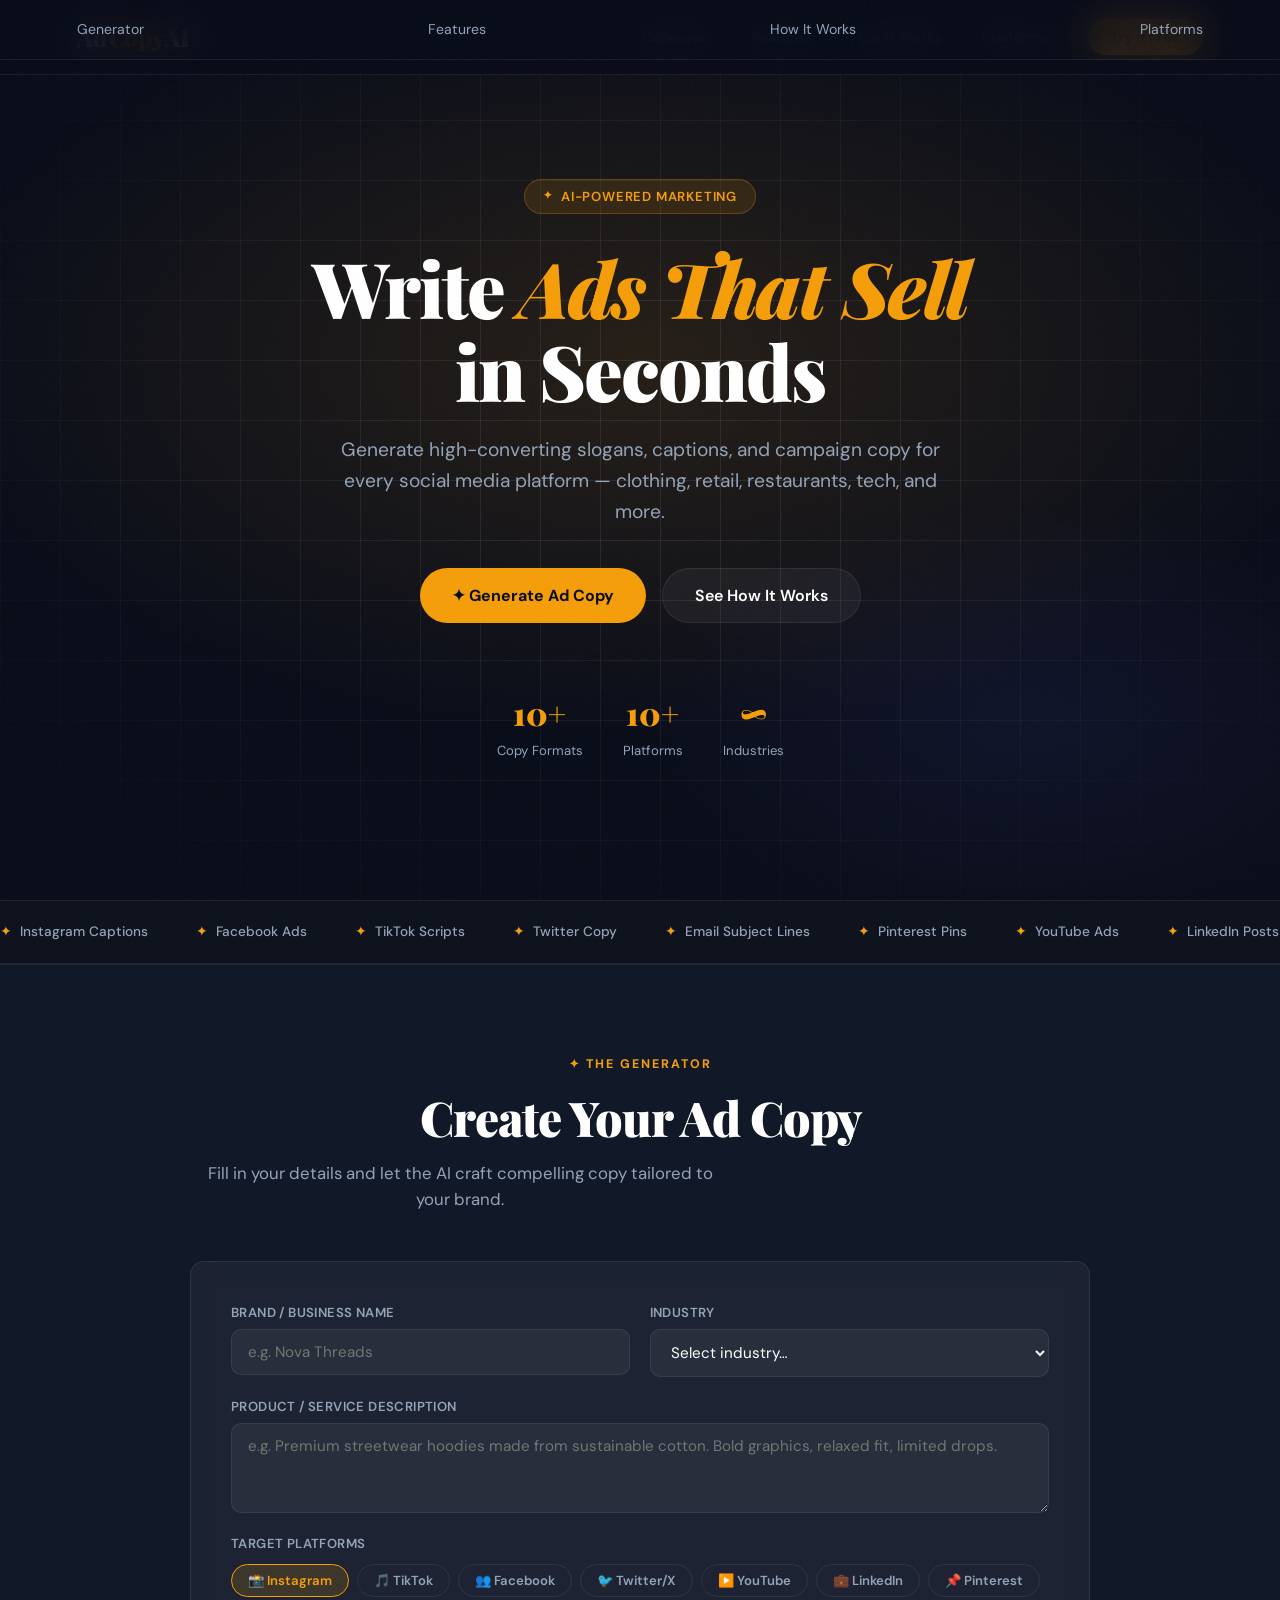
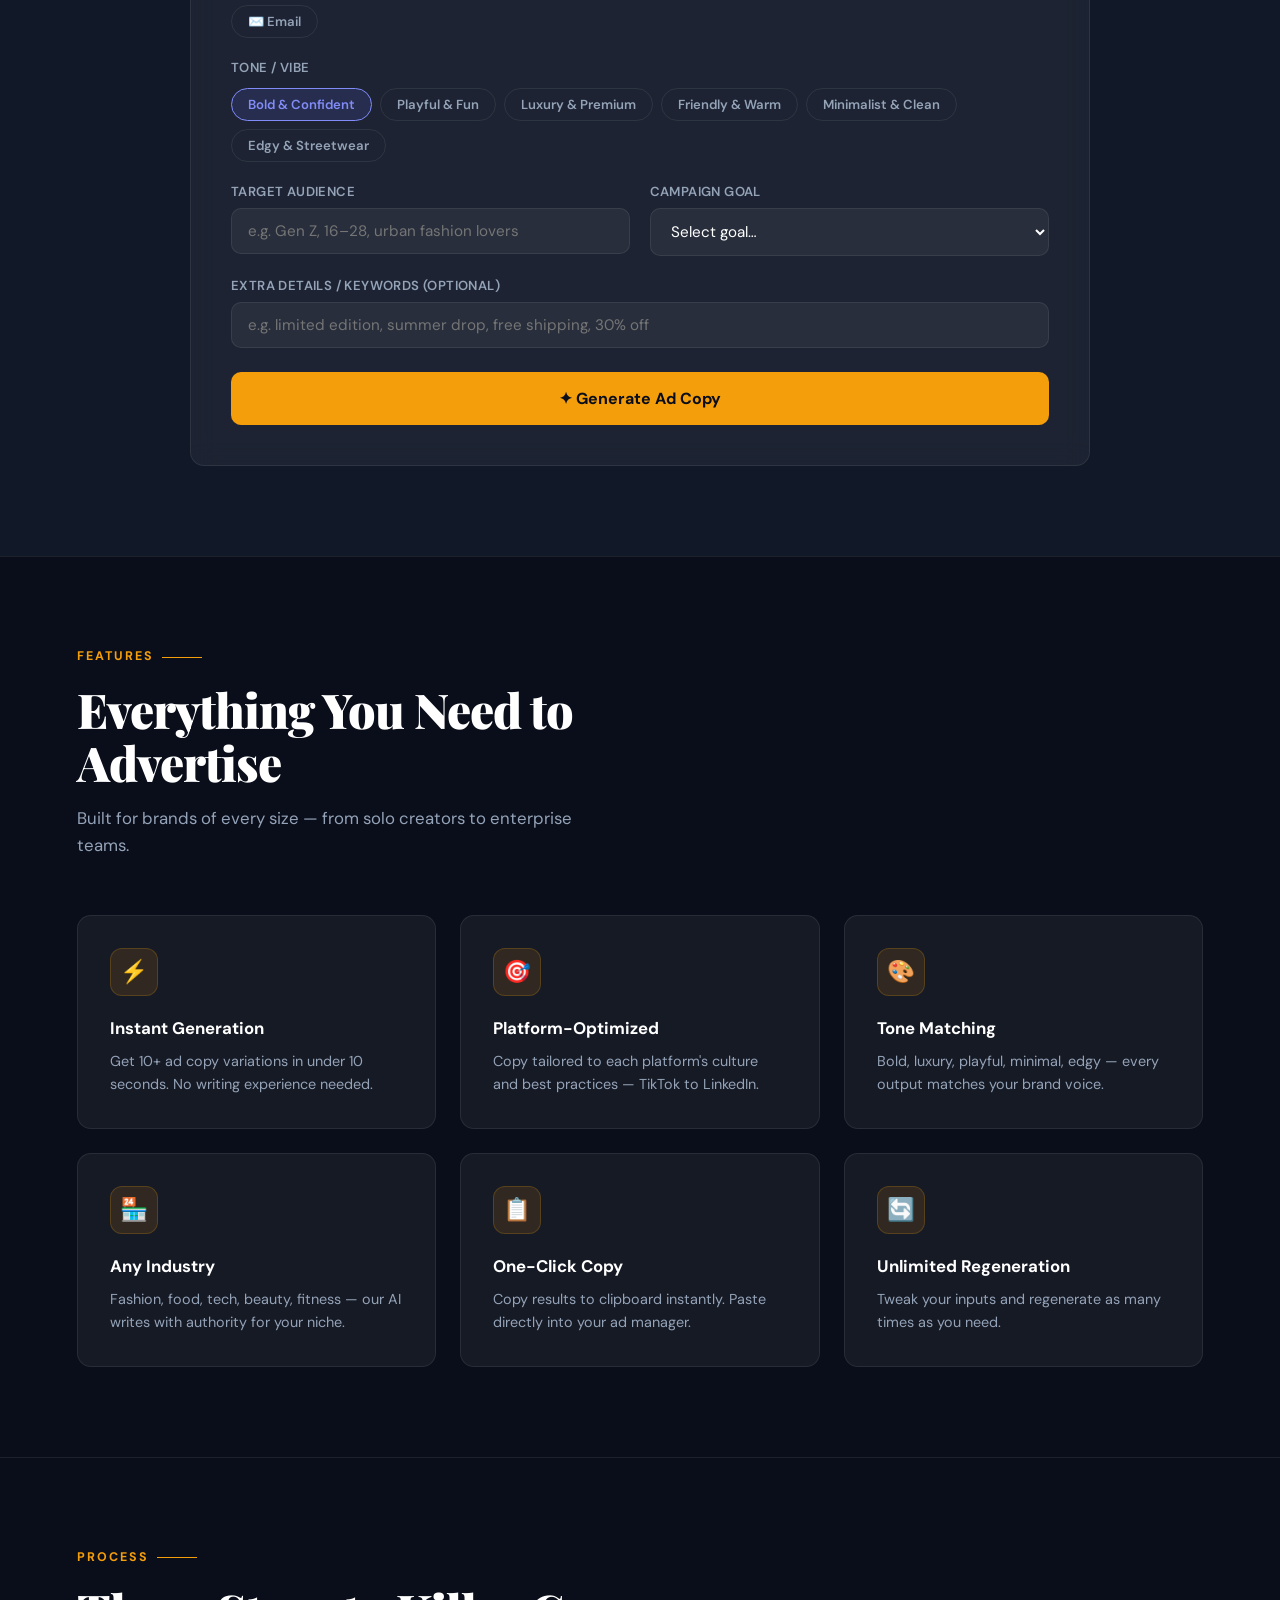
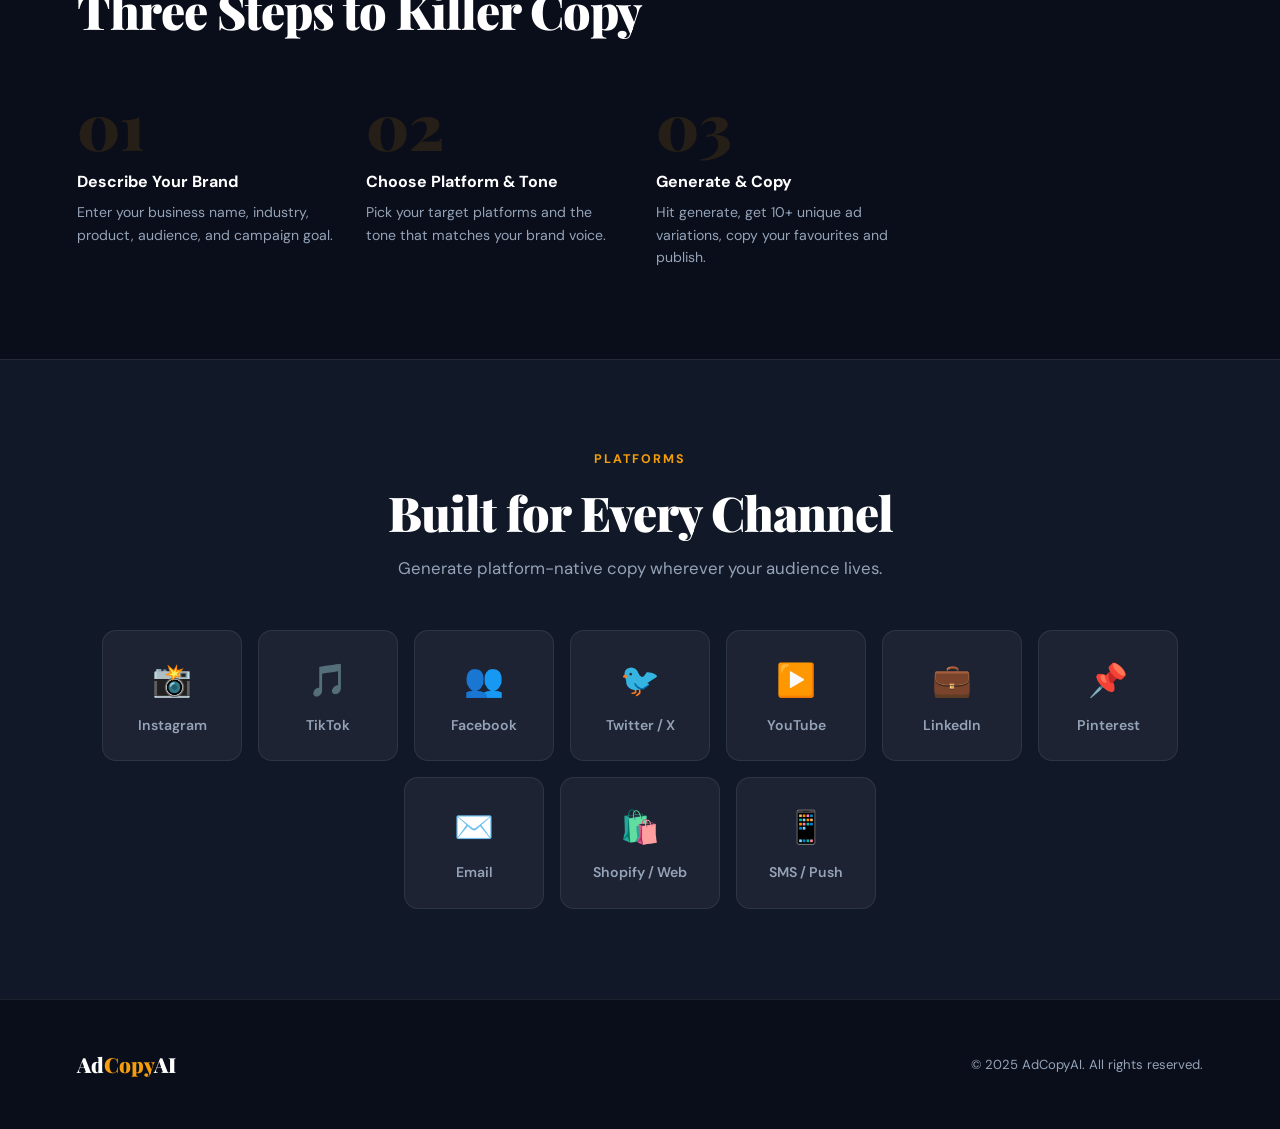
<file: index.html>
<!DOCTYPE html>
<html lang="en">
<head>
  <meta charset="UTF-8" />
  <meta name="viewport" content="width=device-width, initial-scale=1.0" />
  <title>AdCopyAI — AI-Powered Ad Copy for Every Brand</title>
  <meta name="description" content="AdCopyAI generates high-converting ad slogans, captions, and campaign copy for every social media platform." />
  <meta property="og:title" content="AdCopyAI — AI-Powered Ad Copy" />
  <meta property="og:type" content="website" />
  <link rel="preconnect" href="https://fonts.googleapis.com" />
  <link rel="preconnect" href="https://fonts.gstatic.com" crossorigin />
  <link href="https://fonts.googleapis.com/css2?family=Playfair+Display:wght@700;900&family=DM+Sans:wght@300;400;500;600&display=swap" rel="stylesheet" />

  <style>
    :root {
      --navy:   #0a0e1a;
      --navy2:  #111827;
      --amber:  #f59e0b;
      --amber2: #fbbf24;
      --slate:  #94a3b8;
      --white:  #ffffff;
      --glass:  rgba(255,255,255,0.05);
      --border: rgba(255,255,255,0.08);
      --radius: 14px;
    }
    *, *::before, *::after { box-sizing: border-box; margin: 0; padding: 0; }
    html { scroll-behavior: smooth; }
    body { font-family: 'DM Sans', sans-serif; background: var(--navy); color: var(--white); overflow-x: hidden; line-height: 1.6; }
    body::before { content: ''; position: fixed; inset: 0; background-image: url("data:image/svg+xml,%3Csvg viewBox='0 0 256 256' xmlns='http://www.w3.org/2000/svg'%3E%3Cfilter id='noise'%3E%3CfeTurbulence type='fractalNoise' baseFrequency='0.9' numOctaves='4' stitchTiles='stitch'/%3E%3C/filter%3E%3Crect width='100%25' height='100%25' filter='url(%23noise)' opacity='0.04'/%3E%3C/svg%3E"); pointer-events: none; z-index: 9999; opacity: 0.35; }
    ::-webkit-scrollbar { width: 6px; }
    ::-webkit-scrollbar-track { background: var(--navy); }
    ::-webkit-scrollbar-thumb { background: var(--amber); border-radius: 3px; }

    nav { position: fixed; top: 0; left: 0; right: 0; z-index: 100; padding: 18px 6vw; display: flex; align-items: center; justify-content: space-between; background: rgba(10,14,26,0.85); backdrop-filter: blur(20px); border-bottom: 1px solid var(--border); }
    .nav-logo { font-family: 'Playfair Display', serif; font-size: 1.5rem; font-weight: 900; color: var(--white); text-decoration: none; letter-spacing: -0.5px; }
    .nav-logo span { color: var(--amber); }
    .nav-links { display: flex; gap: 2.5rem; list-style: none; align-items: center; }
    .nav-links a { color: var(--slate); text-decoration: none; font-size: 0.9rem; font-weight: 500; transition: color 0.2s; }
    .nav-links a:hover { color: var(--white); }
    .nav-cta { background: var(--amber) !important; color: var(--navy) !important; padding: 9px 22px; border-radius: 50px; font-weight: 700 !important; }
    .nav-cta:hover { transform: translateY(-1px); box-shadow: 0 8px 24px rgba(245,158,11,0.4) !important; }
    .hamburger { display: none; flex-direction: column; gap: 5px; cursor: pointer; background: none; border: none; padding: 4px; }
    .hamburger span { width: 24px; height: 2px; background: var(--white); border-radius: 2px; transition: all 0.3s; }
    .hamburger.open span:nth-child(1) { transform: translateY(7px) rotate(45deg); }
    .hamburger.open span:nth-child(2) { opacity: 0; }
    .hamburger.open span:nth-child(3) { transform: translateY(-7px) rotate(-45deg); }
    @media (max-width: 768px) {
      .hamburger { display: flex; }
      .nav-links { display: none; flex-direction: column; gap: 1rem; position: absolute; top: 100%; left: 0; right: 0; background: var(--navy2); border-bottom: 1px solid var(--border); padding: 1.5rem 6vw; align-items: flex-start; }
      .nav-links.open { display: flex; }
      .nav-links a { font-size: 1rem; color: var(--white); }
    }

    .hero { min-height: 100vh; display: flex; align-items: center; justify-content: center; text-align: center; padding: 120px 6vw 80px; position: relative; overflow: hidden; }
    .hero-bg { position: absolute; inset: 0; background: radial-gradient(ellipse 80% 60% at 50% 40%, rgba(245,158,11,0.12) 0%, transparent 70%), radial-gradient(ellipse 50% 40% at 80% 80%, rgba(99,102,241,0.08) 0%, transparent 60%); }
    .hero-grid { position: absolute; inset: 0; background-image: linear-gradient(var(--border) 1px, transparent 1px), linear-gradient(90deg, var(--border) 1px, transparent 1px); background-size: 60px 60px; mask-image: radial-gradient(ellipse 80% 80% at 50% 50%, black 20%, transparent 80%); }
    .hero-content { position: relative; z-index: 1; max-width: 860px; }
    .hero-badge { display: inline-flex; align-items: center; gap: 8px; background: rgba(245,158,11,0.12); border: 1px solid rgba(245,158,11,0.25); color: var(--amber); padding: 6px 18px; border-radius: 50px; font-size: 0.82rem; font-weight: 600; letter-spacing: 0.8px; text-transform: uppercase; margin-bottom: 2rem; animation: fadeUp 0.6s ease both; }
    .hero-badge::before { content: '✦'; font-size: 0.7rem; }
    h1 { font-family: 'Playfair Display', serif; font-size: clamp(2.8rem, 6vw, 5.2rem); font-weight: 900; line-height: 1.08; letter-spacing: -2px; margin-bottom: 1.5rem; animation: fadeUp 0.6s 0.1s ease both; }
    h1 em { font-style: italic; color: var(--amber); }
    .hero-sub { font-size: clamp(1rem, 2vw, 1.2rem); color: var(--slate); max-width: 600px; margin: 0 auto 2.5rem; animation: fadeUp 0.6s 0.2s ease both; }
    .hero-actions { display: flex; gap: 1rem; justify-content: center; flex-wrap: wrap; animation: fadeUp 0.6s 0.3s ease both; }
    .btn-primary { background: var(--amber); color: var(--navy); padding: 14px 32px; border-radius: 50px; font-size: 1rem; font-weight: 700; text-decoration: none; border: none; cursor: pointer; display: inline-flex; align-items: center; gap: 8px; transition: transform 0.2s, box-shadow 0.2s; }
    .btn-primary:hover { transform: translateY(-2px); box-shadow: 0 12px 32px rgba(245,158,11,0.4); }
    .btn-secondary { background: var(--glass); color: var(--white); padding: 14px 32px; border-radius: 50px; font-size: 1rem; font-weight: 600; text-decoration: none; border: 1px solid var(--border); cursor: pointer; display: inline-flex; align-items: center; gap: 8px; backdrop-filter: blur(10px); transition: all 0.2s; }
    .btn-secondary:hover { background: rgba(255,255,255,0.1); }
    .hero-stats { display: flex; gap: 2.5rem; justify-content: center; margin-top: 4rem; flex-wrap: wrap; animation: fadeUp 0.6s 0.4s ease both; }
    .stat-item { text-align: center; }
    .stat-num { font-family: 'Playfair Display', serif; font-size: 2rem; font-weight: 900; color: var(--amber); }
    .stat-label { font-size: 0.82rem; color: var(--slate); margin-top: 2px; }

    .marquee-section { padding: 20px 0; border-top: 1px solid var(--border); border-bottom: 1px solid var(--border); background: rgba(255,255,255,0.02); overflow: hidden; }
    .marquee-track { display: flex; gap: 3rem; animation: marquee 18s linear infinite; white-space: nowrap; }
    .marquee-item { display: flex; align-items: center; gap: 0.5rem; color: var(--slate); font-size: 0.85rem; font-weight: 500; }
    .marquee-dot { color: var(--amber); }

    section { padding: 90px 6vw; }
    .section-label { font-size: 0.78rem; font-weight: 700; letter-spacing: 2px; text-transform: uppercase; color: var(--amber); margin-bottom: 1rem; display: flex; align-items: center; gap: 8px; }
    .section-label::after { content: ''; flex: 1; max-width: 40px; height: 1px; background: var(--amber); }
    h2 { font-family: 'Playfair Display', serif; font-size: clamp(2rem, 4vw, 3rem); font-weight: 900; line-height: 1.1; letter-spacing: -1px; margin-bottom: 1rem; }
    .section-sub { color: var(--slate); font-size: 1.05rem; max-width: 540px; }
    label { font-size: 0.82rem; font-weight: 600; color: var(--slate); letter-spacing: 0.4px; text-transform: uppercase; }
    input, select, textarea { background: rgba(255,255,255,0.05); border: 1px solid var(--border); border-radius: 10px; color: var(--white); font-family: 'DM Sans', sans-serif; font-size: 0.95rem; padding: 12px 16px; outline: none; width: 100%; transition: border-color 0.2s, background 0.2s; }
    input:focus, select:focus, textarea:focus { border-color: var(--amber); background: rgba(245,158,11,0.06); }
    select option { background: var(--navy2); }
    textarea { resize: vertical; min-height: 90px; }

    #generator { background: var(--navy2); border-top: 1px solid var(--border); }
    .generator-wrap { max-width: 900px; margin: 0 auto; }
    .generator-header { text-align: center; margin-bottom: 3rem; }
    .generator-header .section-label { justify-content: center; }
    .generator-header .section-label::after { display: none; }
    .gen-form { background: var(--glass); border: 1px solid var(--border); border-radius: var(--radius); padding: 2.5rem; backdrop-filter: blur(12px); }
    .form-grid { display: grid; grid-template-columns: 1fr 1fr; gap: 1.2rem; }
    @media (max-width: 640px) { .form-grid { grid-template-columns: 1fr; } }
    .form-group { display: flex; flex-direction: column; gap: 6px; }
    .form-group.full { grid-column: 1 / -1; }
    .platform-grid { display: flex; flex-wrap: wrap; gap: 8px; margin-top: 4px; }
    .platform-pill { padding: 7px 16px; border-radius: 50px; border: 1px solid var(--border); background: transparent; color: var(--slate); font-size: 0.82rem; font-weight: 600; cursor: pointer; transition: all 0.2s; font-family: 'DM Sans', sans-serif; }
    .platform-pill.active, .platform-pill:hover { background: rgba(245,158,11,0.15); border-color: var(--amber); color: var(--amber); }
    .tone-grid { display: flex; flex-wrap: wrap; gap: 8px; margin-top: 4px; }
    .tone-pill { padding: 7px 16px; border-radius: 50px; border: 1px solid var(--border); background: transparent; color: var(--slate); font-size: 0.82rem; font-weight: 600; cursor: pointer; transition: all 0.2s; font-family: 'DM Sans', sans-serif; }
    .tone-pill.active, .tone-pill:hover { background: rgba(99,102,241,0.15); border-color: #818cf8; color: #818cf8; }
    .gen-submit { width: 100%; margin-top: 1.5rem; padding: 16px; background: var(--amber); color: var(--navy); border: none; border-radius: 10px; font-size: 1rem; font-weight: 700; cursor: pointer; font-family: 'DM Sans', sans-serif; display: flex; align-items: center; justify-content: center; gap: 10px; transition: all 0.2s; }
    .gen-submit:hover:not(:disabled) { background: var(--amber2); transform: translateY(-1px); box-shadow: 0 10px 28px rgba(245,158,11,0.35); }
    .gen-submit:disabled { opacity: 0.6; cursor: not-allowed; transform: none; }
    .spinner { width: 20px; height: 20px; border: 3px solid rgba(10,14,26,0.3); border-top-color: var(--navy); border-radius: 50%; animation: spin 0.7s linear infinite; }
    .error-box { background: rgba(239,68,68,0.1); border: 1px solid rgba(239,68,68,0.3); border-radius: 10px; padding: 1rem 1.2rem; color: #fca5a5; font-size: 0.9rem; margin-top: 1rem; }
    .results-section { margin-top: 2.5rem; }
    .results-section h3 { font-family: 'Playfair Display', serif; font-size: 1.4rem; margin-bottom: 1.2rem; }
    .results-grid { display: grid; grid-template-columns: repeat(auto-fill, minmax(260px, 1fr)); gap: 1rem; }
    .result-card { background: rgba(255,255,255,0.04); border: 1px solid var(--border); border-radius: var(--radius); padding: 1.4rem; position: relative; animation: fadeUp 0.4s ease both; transition: border-color 0.2s, transform 0.2s; }
    .result-card:hover { border-color: rgba(245,158,11,0.3); transform: translateY(-2px); }
    .result-type { font-size: 0.72rem; font-weight: 700; letter-spacing: 1px; text-transform: uppercase; color: var(--amber); margin-bottom: 0.6rem; display: flex; align-items: center; gap: 6px; }
    .result-type span { color: var(--slate); font-weight: 400; }
    .result-text { font-size: 0.95rem; line-height: 1.55; color: var(--white); }
    .copy-btn { position: absolute; top: 12px; right: 12px; background: rgba(255,255,255,0.08); border: 1px solid var(--border); border-radius: 6px; color: var(--slate); font-size: 0.75rem; font-weight: 600; padding: 4px 10px; cursor: pointer; font-family: 'DM Sans', sans-serif; transition: all 0.2s; }
    .copy-btn:hover { background: rgba(245,158,11,0.15); color: var(--amber); border-color: var(--amber); }

    #features { border-top: 1px solid var(--border); }
    .features-header { max-width: 500px; margin-bottom: 3.5rem; }
    .features-grid { display: grid; grid-template-columns: repeat(auto-fill, minmax(280px, 1fr)); gap: 1.5rem; }
    .feature-card { background: var(--glass); border: 1px solid var(--border); border-radius: var(--radius); padding: 2rem; transition: border-color 0.25s, transform 0.25s; }
    .feature-card:hover { border-color: rgba(245,158,11,0.3); transform: translateY(-4px); }
    .feature-icon { width: 48px; height: 48px; background: rgba(245,158,11,0.12); border: 1px solid rgba(245,158,11,0.2); border-radius: 12px; display: flex; align-items: center; justify-content: center; font-size: 1.4rem; margin-bottom: 1.2rem; }
    .feature-card h3 { font-size: 1.05rem; font-weight: 700; margin-bottom: 0.5rem; }
    .feature-card p { font-size: 0.9rem; color: var(--slate); line-height: 1.6; }

    #how { border-top: 1px solid var(--border); }
    .how-grid { display: grid; grid-template-columns: repeat(auto-fill, minmax(220px, 1fr)); gap: 2rem; margin-top: 3.5rem; }
    .step-num { font-family: 'Playfair Display', serif; font-size: 4rem; font-weight: 900; color: rgba(245,158,11,0.12); line-height: 1; margin-bottom: 0.8rem; }
    .how-step h3 { font-size: 1rem; font-weight: 700; margin-bottom: 0.4rem; }
    .how-step p { font-size: 0.88rem; color: var(--slate); line-height: 1.6; }

    #platforms { background: var(--navy2); border-top: 1px solid var(--border); text-align: center; }
    #platforms .section-label { justify-content: center; }
    #platforms .section-label::after { display: none; }
    #platforms .section-sub { margin: 0 auto; }
    .platform-cards { display: flex; flex-wrap: wrap; justify-content: center; gap: 1rem; margin-top: 3rem; }
    .plat-card { background: var(--glass); border: 1px solid var(--border); border-radius: var(--radius); padding: 1.5rem 2rem; display: flex; flex-direction: column; align-items: center; gap: 0.5rem; min-width: 140px; transition: all 0.2s; }
    .plat-card:hover { border-color: rgba(245,158,11,0.4); transform: translateY(-3px); }
    .plat-icon { font-size: 2rem; }
    .plat-name { font-size: 0.88rem; font-weight: 600; color: var(--slate); }

    footer { border-top: 1px solid var(--border); padding: 3rem 6vw; display: flex; align-items: center; justify-content: space-between; flex-wrap: wrap; gap: 1.5rem; }
    .footer-logo { font-family: 'Playfair Display', serif; font-size: 1.3rem; font-weight: 900; text-decoration: none; color: var(--white); }
    .footer-logo span { color: var(--amber); }
    .footer-links { display: flex; gap: 2rem; flex-wrap: wrap; }
    .footer-links a { color: var(--slate); text-decoration: none; font-size: 0.88rem; transition: color 0.2s; }
    .footer-links a:hover { color: var(--white); }
    .footer-copy { color: var(--slate); font-size: 0.82rem; }

    @keyframes fadeUp { from { opacity: 0; transform: translateY(20px); } to { opacity: 1; transform: translateY(0); } }
    @keyframes marquee { 0% { transform: translateX(0); } 100% { transform: translateX(-50%); } }
    @keyframes spin { to { transform: rotate(360deg); } }
    .fade-in { opacity: 0; transform: translateY(24px); transition: opacity 0.6s ease, transform 0.6s ease; }
    .fade-in.visible { opacity: 1; transform: translateY(0); }
  </style>
</head>
<body>

  <nav role="navigation" aria-label="Main navigation">
    <a href="#" class="nav-logo">Ad<span>Copy</span>AI</a>
    <button class="hamburger" id="hamburger" aria-label="Toggle menu"><span></span><span></span><span></span></button>
    <ul class="nav-links" id="nav-links">
      <li><a href="#generator">Generator</a></li>
      <li><a href="#features">Features</a></li>
      <li><a href="#how">How It Works</a></li>
      <li><a href="#platforms">Platforms</a></li>
      <li><a href="#generator" class="nav-cta">Try It Free</a></li>
    </ul>
  </nav>

  <main>
    <section class="hero" aria-label="Hero">
      <div class="hero-bg" aria-hidden="true"></div>
      <div class="hero-grid" aria-hidden="true"></div>
      <div class="hero-content">
        <div class="hero-badge">AI-Powered Marketing</div>
        <h1>Write <em>Ads That Sell</em><br>in Seconds</h1>
        <p class="hero-sub">Generate high-converting slogans, captions, and campaign copy for every social media platform — clothing, retail, restaurants, tech, and more.</p>
        <div class="hero-actions">
          <a href="#generator" class="btn-primary">✦ Generate Ad Copy</a>
          <a href="#how" class="btn-secondary">See How It Works</a>
        </div>
        <div class="hero-stats">
          <div class="stat-item"><div class="stat-num">10+</div><div class="stat-label">Copy Formats</div></div>
          <div class="stat-item"><div class="stat-num">10+</div><div class="stat-label">Platforms</div></div>
          <div class="stat-item"><div class="stat-num">∞</div><div class="stat-label">Industries</div></div>
        </div>
      </div>
    </section>

    <div class="marquee-section" aria-hidden="true">
      <div class="marquee-track">
        <span class="marquee-item"><span class="marquee-dot">✦</span> Instagram Captions</span>
        <span class="marquee-item"><span class="marquee-dot">✦</span> Facebook Ads</span>
        <span class="marquee-item"><span class="marquee-dot">✦</span> TikTok Scripts</span>
        <span class="marquee-item"><span class="marquee-dot">✦</span> Twitter Copy</span>
        <span class="marquee-item"><span class="marquee-dot">✦</span> Email Subject Lines</span>
        <span class="marquee-item"><span class="marquee-dot">✦</span> Pinterest Pins</span>
        <span class="marquee-item"><span class="marquee-dot">✦</span> YouTube Ads</span>
        <span class="marquee-item"><span class="marquee-dot">✦</span> LinkedIn Posts</span>
        <span class="marquee-item"><span class="marquee-dot">✦</span> Ad Slogans</span>
        <span class="marquee-item"><span class="marquee-dot">✦</span> Product Headlines</span>
        <span class="marquee-item"><span class="marquee-dot">✦</span> Instagram Captions</span>
        <span class="marquee-item"><span class="marquee-dot">✦</span> Facebook Ads</span>
        <span class="marquee-item"><span class="marquee-dot">✦</span> TikTok Scripts</span>
        <span class="marquee-item"><span class="marquee-dot">✦</span> Twitter Copy</span>
        <span class="marquee-item"><span class="marquee-dot">✦</span> Email Subject Lines</span>
        <span class="marquee-item"><span class="marquee-dot">✦</span> Pinterest Pins</span>
        <span class="marquee-item"><span class="marquee-dot">✦</span> YouTube Ads</span>
        <span class="marquee-item"><span class="marquee-dot">✦</span> LinkedIn Posts</span>
        <span class="marquee-item"><span class="marquee-dot">✦</span> Ad Slogans</span>
        <span class="marquee-item"><span class="marquee-dot">✦</span> Product Headlines</span>
      </div>
    </div>

    <section id="generator" aria-label="AI Ad Copy Generator">
      <div class="generator-wrap">
        <div class="generator-header fade-in">
          <div class="section-label">✦ The Generator</div>
          <h2>Create Your Ad Copy</h2>
          <p class="section-sub">Fill in your details and let the AI craft compelling copy tailored to your brand.</p>
        </div>
        <div class="gen-form fade-in">
          <div class="form-grid">
            <div class="form-group"><label for="brand-name">Brand / Business Name</label><input type="text" id="brand-name" placeholder="e.g. Nova Threads" /></div>
            <div class="form-group">
              <label for="industry">Industry</label>
              <select id="industry">
                <option value="">Select industry…</option>
                <option>Clothing &amp; Fashion</option><option>Beauty &amp; Cosmetics</option><option>Food &amp; Beverage</option><option>Tech &amp; Software</option><option>Health &amp; Fitness</option><option>Home &amp; Lifestyle</option><option>Education</option><option>Finance</option><option>Travel</option><option>Real Estate</option><option>Other</option>
              </select>
            </div>
            <div class="form-group full"><label for="product">Product / Service Description</label><textarea id="product" placeholder="e.g. Premium streetwear hoodies made from sustainable cotton. Bold graphics, relaxed fit, limited drops."></textarea></div>
            <div class="form-group full">
              <label>Target Platforms</label>
              <div class="platform-grid">
                <button type="button" class="platform-pill active" data-platform="Instagram">📸 Instagram</button>
                <button type="button" class="platform-pill" data-platform="TikTok">🎵 TikTok</button>
                <button type="button" class="platform-pill" data-platform="Facebook">👥 Facebook</button>
                <button type="button" class="platform-pill" data-platform="Twitter/X">🐦 Twitter/X</button>
                <button type="button" class="platform-pill" data-platform="YouTube">▶️ YouTube</button>
                <button type="button" class="platform-pill" data-platform="LinkedIn">💼 LinkedIn</button>
                <button type="button" class="platform-pill" data-platform="Pinterest">📌 Pinterest</button>
                <button type="button" class="platform-pill" data-platform="Email">✉️ Email</button>
              </div>
            </div>
            <div class="form-group full">
              <label>Tone / Vibe</label>
              <div class="tone-grid">
                <button type="button" class="tone-pill active" data-tone="Bold & Confident">Bold &amp; Confident</button>
                <button type="button" class="tone-pill" data-tone="Playful & Fun">Playful &amp; Fun</button>
                <button type="button" class="tone-pill" data-tone="Luxury & Premium">Luxury &amp; Premium</button>
                <button type="button" class="tone-pill" data-tone="Friendly & Warm">Friendly &amp; Warm</button>
                <button type="button" class="tone-pill" data-tone="Minimalist & Clean">Minimalist &amp; Clean</button>
                <button type="button" class="tone-pill" data-tone="Edgy & Streetwear">Edgy &amp; Streetwear</button>
              </div>
            </div>
            <div class="form-group"><label for="audience">Target Audience</label><input type="text" id="audience" placeholder="e.g. Gen Z, 16–28, urban fashion lovers" /></div>
            <div class="form-group">
              <label for="goal">Campaign Goal</label>
              <select id="goal">
                <option value="">Select goal…</option>
                <option>Drive Website Traffic</option><option>Boost Product Sales</option><option>Grow Brand Awareness</option><option>Build Community</option><option>Launch New Product</option><option>Seasonal Promotion</option>
              </select>
            </div>
            <div class="form-group full"><label for="extra">Extra Details / Keywords (optional)</label><input type="text" id="extra" placeholder="e.g. limited edition, summer drop, free shipping, 30% off" /></div>
          </div>
          <button class="gen-submit" id="gen-btn" onclick="generateCopy()">
            <span id="gen-btn-text">✦ Generate Ad Copy</span>
            <div class="spinner" id="gen-spinner" style="display:none"></div>
          </button>
          <div class="error-box" id="gen-error" style="display:none" role="alert"></div>
        </div>
        <div class="results-section" id="results-section" style="display:none">
          <h3>✦ Your Ad Copy</h3>
          <div class="results-grid" id="results-grid"></div>
        </div>
      </div>
    </section>

    <section id="features" aria-label="Features">
      <div class="features-header fade-in"><div class="section-label">Features</div><h2>Everything You Need to Advertise</h2><p class="section-sub">Built for brands of every size — from solo creators to enterprise teams.</p></div>
      <div class="features-grid">
        <div class="feature-card fade-in"><div class="feature-icon">⚡</div><h3>Instant Generation</h3><p>Get 10+ ad copy variations in under 10 seconds. No writing experience needed.</p></div>
        <div class="feature-card fade-in"><div class="feature-icon">🎯</div><h3>Platform-Optimized</h3><p>Copy tailored to each platform's culture and best practices — TikTok to LinkedIn.</p></div>
        <div class="feature-card fade-in"><div class="feature-icon">🎨</div><h3>Tone Matching</h3><p>Bold, luxury, playful, minimal, edgy — every output matches your brand voice.</p></div>
        <div class="feature-card fade-in"><div class="feature-icon">🏪</div><h3>Any Industry</h3><p>Fashion, food, tech, beauty, fitness — our AI writes with authority for your niche.</p></div>
        <div class="feature-card fade-in"><div class="feature-icon">📋</div><h3>One-Click Copy</h3><p>Copy results to clipboard instantly. Paste directly into your ad manager.</p></div>
        <div class="feature-card fade-in"><div class="feature-icon">🔄</div><h3>Unlimited Regeneration</h3><p>Tweak your inputs and regenerate as many times as you need.</p></div>
      </div>
    </section>

    <section id="how" aria-label="How it works">
      <div class="fade-in"><div class="section-label">Process</div><h2>Three Steps to Killer Copy</h2></div>
      <div class="how-grid">
        <div class="how-step fade-in"><div class="step-num">01</div><h3>Describe Your Brand</h3><p>Enter your business name, industry, product, audience, and campaign goal.</p></div>
        <div class="how-step fade-in"><div class="step-num">02</div><h3>Choose Platform &amp; Tone</h3><p>Pick your target platforms and the tone that matches your brand voice.</p></div>
        <div class="how-step fade-in"><div class="step-num">03</div><h3>Generate &amp; Copy</h3><p>Hit generate, get 10+ unique ad variations, copy your favourites and publish.</p></div>
      </div>
    </section>

    <section id="platforms" aria-label="Supported platforms">
      <div class="fade-in"><div class="section-label">Platforms</div><h2>Built for Every Channel</h2><p class="section-sub">Generate platform-native copy wherever your audience lives.</p></div>
      <div class="platform-cards fade-in">
        <div class="plat-card"><div class="plat-icon">📸</div><div class="plat-name">Instagram</div></div>
        <div class="plat-card"><div class="plat-icon">🎵</div><div class="plat-name">TikTok</div></div>
        <div class="plat-card"><div class="plat-icon">👥</div><div class="plat-name">Facebook</div></div>
        <div class="plat-card"><div class="plat-icon">🐦</div><div class="plat-name">Twitter / X</div></div>
        <div class="plat-card"><div class="plat-icon">▶️</div><div class="plat-name">YouTube</div></div>
        <div class="plat-card"><div class="plat-icon">💼</div><div class="plat-name">LinkedIn</div></div>
        <div class="plat-card"><div class="plat-icon">📌</div><div class="plat-name">Pinterest</div></div>
        <div class="plat-card"><div class="plat-icon">✉️</div><div class="plat-name">Email</div></div>
        <div class="plat-card"><div class="plat-icon">🛍️</div><div class="plat-name">Shopify / Web</div></div>
        <div class="plat-card"><div class="plat-icon">📱</div><div class="plat-name">SMS / Push</div></div>
      </div>
    </section>
  </main>

  <footer role="contentinfo">
    <a href="#" class="footer-logo">Ad<span>Copy</span>AI</a>
    <nav class="footer-links" aria-label="Footer navigation">
      <a href="#generator">Generator</a><a href="#features">Features</a><a href="#how">How It Works</a><a href="#platforms">Platforms</a>
    </nav>
    <p class="footer-copy">© 2025 AdCopyAI. All rights reserved.</p>
  </footer>

  <script>
    // NAV
    const hamburger = document.getElementById('hamburger');
    const navLinks = document.getElementById('nav-links');
    hamburger.addEventListener('click', () => { hamburger.classList.toggle('open'); navLinks.classList.toggle('open'); });
    navLinks.querySelectorAll('a').forEach(a => a.addEventListener('click', () => { hamburger.classList.remove('open'); navLinks.classList.remove('open'); }));

    // SCROLL FADE
    const io = new IntersectionObserver((entries) => {
      entries.forEach((e, i) => { if (e.isIntersecting) { setTimeout(() => e.target.classList.add('visible'), i * 80); io.unobserve(e.target); } });
    }, { threshold: 0.1 });
    document.querySelectorAll('.fade-in').forEach(el => io.observe(el));

    // PILLS
    document.querySelectorAll('.platform-pill').forEach(btn => btn.addEventListener('click', () => btn.classList.toggle('active')));
    document.querySelectorAll('.tone-pill').forEach(btn => btn.addEventListener('click', () => {
      document.querySelectorAll('.tone-pill').forEach(b => b.classList.remove('active'));
      btn.classList.add('active');
    }));

    // GENERATOR — calls /api/generate (your Vercel backend, key is secret)
    async function generateCopy() {
      const brand    = document.getElementById('brand-name').value.trim();
      const industry = document.getElementById('industry').value;
      const product  = document.getElementById('product').value.trim();
      const audience = document.getElementById('audience').value.trim();
      const goal     = document.getElementById('goal').value;
      const extra    = document.getElementById('extra').value.trim();
      const platforms = [...document.querySelectorAll('.platform-pill.active')].map(b => b.dataset.platform).join(', ') || 'Instagram';
      const tone = document.querySelector('.tone-pill.active')?.dataset.tone || 'Bold & Confident';

      if (!brand || !product) { showError('Please fill in your Brand Name and Product Description at minimum.'); return; }
      setLoading(true); hideError();

      const prompt = `You are an expert marketing copywriter specialising in high-converting ad copy for social media.

Generate compelling ad copy for the following brand:
Brand: ${brand}
Industry: ${industry || 'General'}
Product/Service: ${product}
Target Platforms: ${platforms}
Tone/Voice: ${tone}
Target Audience: ${audience || 'General consumers'}
Campaign Goal: ${goal || 'Drive sales'}
Extra Details: ${extra || 'None'}

Generate exactly 10 pieces of ad copy. Return ONLY a valid JSON array — no markdown, no backticks, no explanation:
[
  {"type":"Slogan","platform":"Any","text":"..."},
  {"type":"Instagram Caption","platform":"Instagram","text":"..."},
  {"type":"TikTok Hook","platform":"TikTok","text":"..."},
  {"type":"Facebook Ad","platform":"Facebook","text":"..."},
  {"type":"Twitter/X Post","platform":"Twitter/X","text":"..."},
  {"type":"Email Subject Line","platform":"Email","text":"..."},
  {"type":"YouTube Ad Script","platform":"YouTube","text":"..."},
  {"type":"LinkedIn Post","platform":"LinkedIn","text":"..."},
  {"type":"Product Headline","platform":"Web/Shopify","text":"..."},
  {"type":"SMS / Push Notification","platform":"SMS","text":"..."}
]
Make every piece punchy, creative, and tailored to the brand voice. Use emojis where appropriate.`;

      try {
        // Calls YOUR Vercel server — API key never touches the browser
        const res = await fetch('/api/generate', {
          method: 'POST',
          headers: { 'Content-Type': 'application/json' },
          body: JSON.stringify({ prompt })
        });
        const data = await res.json();
        if (!res.ok) throw new Error(data.error || `Error ${res.status}`);
        const text = data.content?.[0]?.text || '';
        const match = text.match(/\[[\s\S]*\]/);
        if (!match) throw new Error('Could not parse response. Please try again.');
        renderResults(JSON.parse(match[0]));
      } catch (err) {
        showError('Error: ' + (err.message || 'Something went wrong.'));
      } finally { setLoading(false); }
    }

    function renderResults(items) {
      const grid = document.getElementById('results-grid');
      const section = document.getElementById('results-section');
      grid.innerHTML = ''; section.style.display = 'block';
      items.forEach((item, i) => {
        const card = document.createElement('div');
        card.className = 'result-card'; card.style.animationDelay = (i * 60) + 'ms';
        card.innerHTML = `<div class="result-type">✦ ${item.type} <span>(${item.platform})</span></div><p class="result-text">${item.text}</p><button class="copy-btn" onclick="copyText(this,\`${esc(item.text)}\`)">Copy</button>`;
        grid.appendChild(card);
      });
      section.scrollIntoView({ behavior: 'smooth', block: 'start' });
    }

    function copyText(btn, text) {
      navigator.clipboard.writeText(text).then(() => {
        btn.textContent = 'Copied!'; btn.style.color = 'var(--amber)'; btn.style.borderColor = 'var(--amber)';
        setTimeout(() => { btn.textContent = 'Copy'; btn.style.color = ''; btn.style.borderColor = ''; }, 2000);
      });
    }

    function esc(s) { return s.replace(/`/g, '\\`').replace(/\$/g, '\\$'); }
    function setLoading(on) { document.getElementById('gen-btn').disabled = on; document.getElementById('gen-btn-text').textContent = on ? 'Generating…' : '✦ Generate Ad Copy'; document.getElementById('gen-spinner').style.display = on ? 'block' : 'none'; }
    function showError(msg) { const el = document.getElementById('gen-error'); el.textContent = msg; el.style.display = 'block'; }
    function hideError() { document.getElementById('gen-error').style.display = 'none'; }
  </script>
</body>
</html>
</file>
